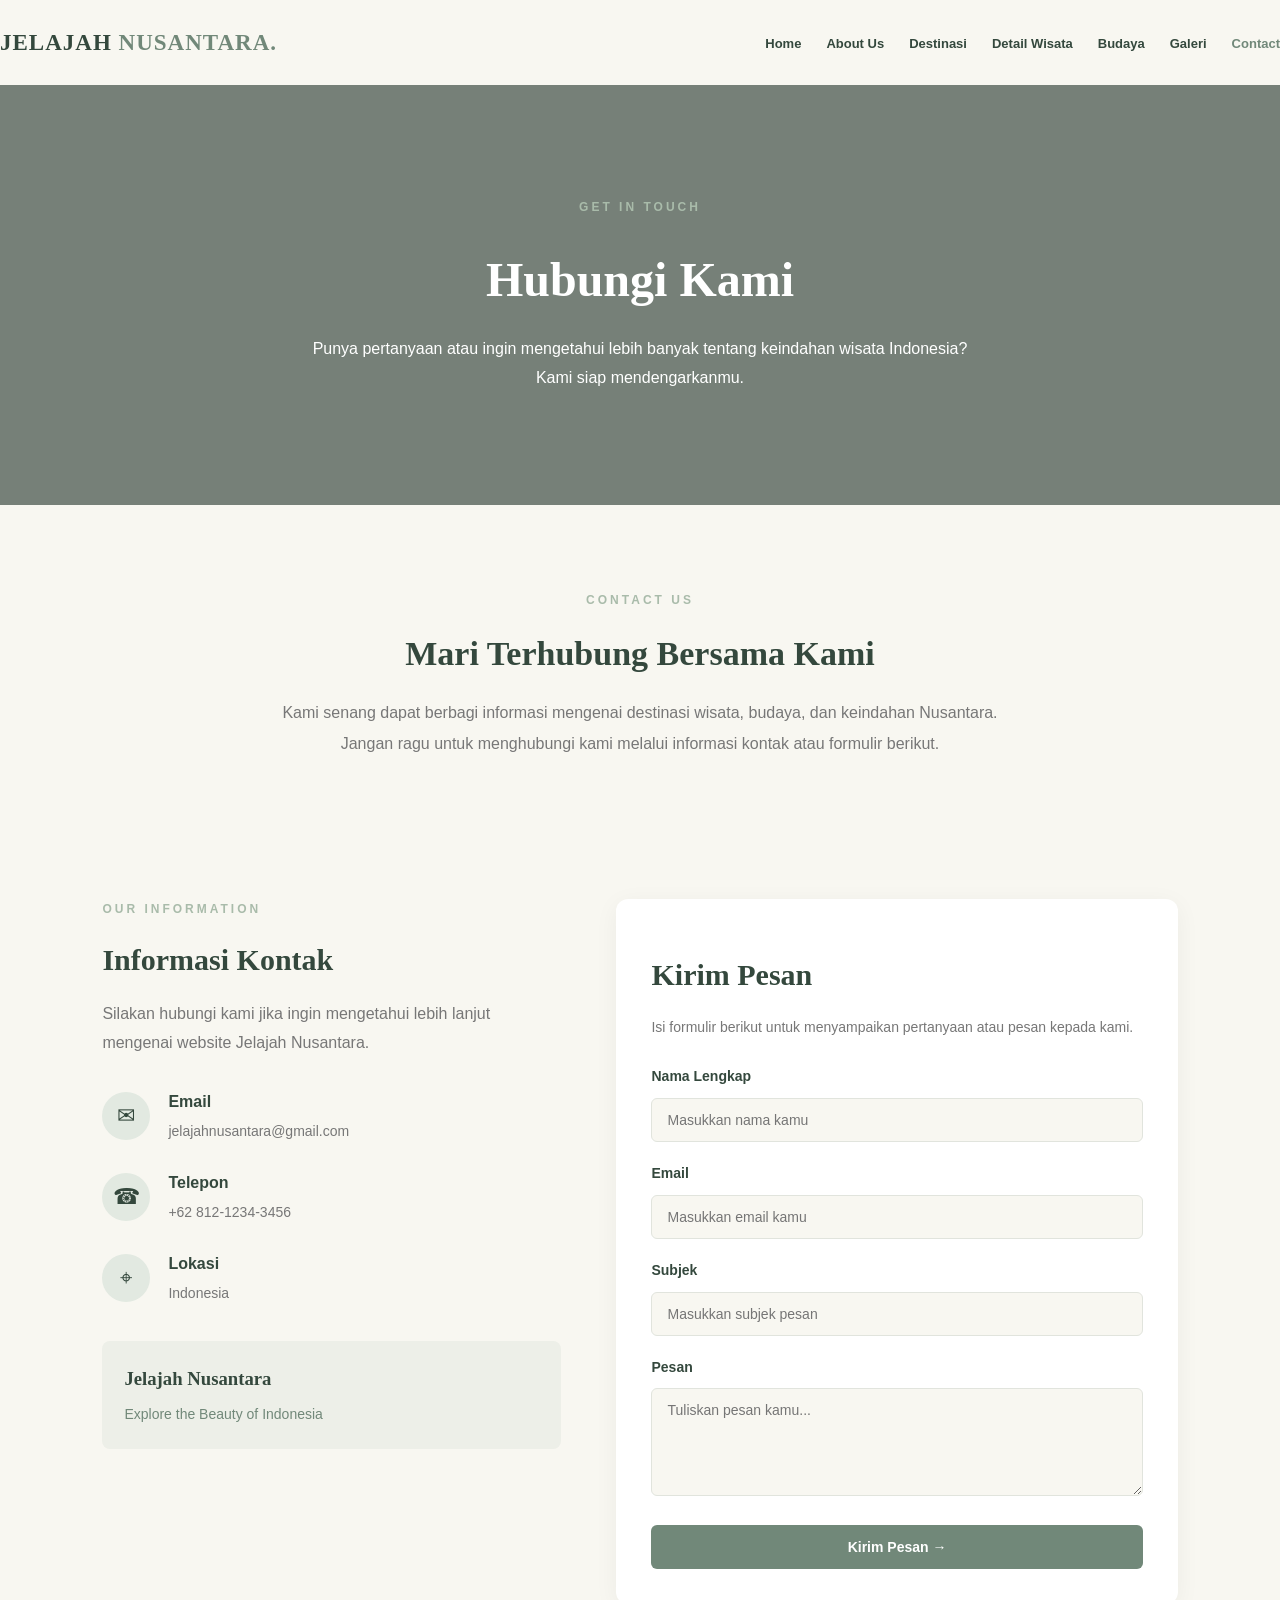
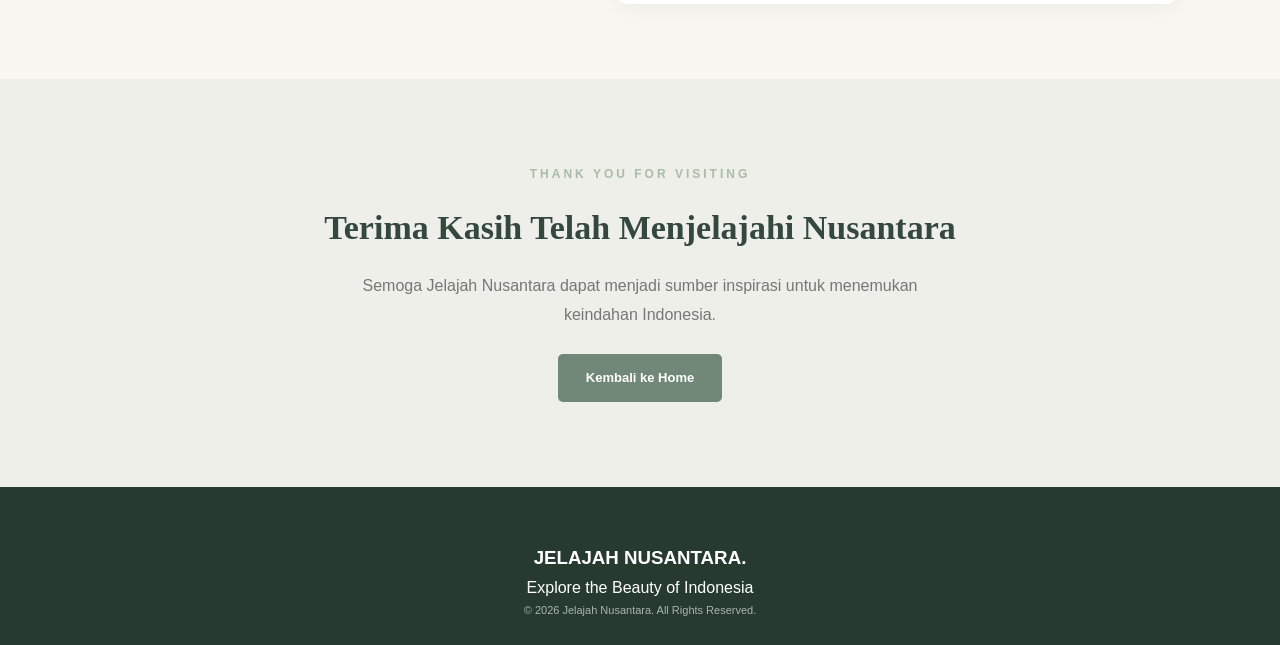
<file: contact.html>
<!DOCTYPE html>
<html lang="id">
<head>
    <meta charset="UTF-8">
    <meta name="viewport" content="width=device-width, initial-scale=1.0">
    <title>Contact | Jelajah Nusantara</title>
    <link rel="stylesheet" href="style.css">
</head>
<body>

    <!-- NAVBAR -->
    <header class="dea-header">
        <nav class="dea-navbar">
            <a href="index.html" class="dea-logo">
                JELAJAH <span>NUSANTARA.</span>
            </a>

            <ul class="dea-nav-menu">
                <li><a href="index.html">Home</a></li>
                <li><a href="about.html">About Us</a></li>
                <li><a href="destinasi.html">Destinasi</a></li>
                <li><a href="detail.html">Detail Wisata</a></li>
                <li><a href="budaya.html">Budaya</a></li>
                <li><a href="galeri.html">Galeri</a></li>
                <li><a href="contact.html" class="dea-active">Contact</a></li>
            </ul>
        </nav>
    </header>

    <!-- HERO SECTION -->
    <section class="dea-contact-hero">
        <div class="dea-contact-overlay"></div>

        <div class="dea-contact-hero-content">
            <p class="dea-subtitle">GET IN TOUCH</p>
            <h1>Hubungi Kami</h1>
            <p>
                Punya pertanyaan atau ingin mengetahui lebih
                banyak tentang keindahan wisata Indonesia?
                Kami siap mendengarkanmu.
            </p>
        </div>
    </section>

    <!-- INTRO SECTION -->
    <section class="dea-contact-intro">
        <p class="dea-section-label">CONTACT US</p>
        <h2>Mari Terhubung Bersama Kami</h2>

        <p>
            Kami senang dapat berbagi informasi mengenai
            destinasi wisata, budaya, dan keindahan Nusantara.
            Jangan ragu untuk menghubungi kami melalui informasi
            kontak atau formulir berikut.
        </p>
    </section>

    <!-- CONTACT SECTION -->
    <section class="dea-contact-section">

        <div class="dea-contact-container">

            <!-- CONTACT INFORMATION -->
            <div class="dea-contact-information">
                <p class="dea-section-label">OUR INFORMATION</p>
                <h2>Informasi Kontak</h2>

                <p class="dea-contact-description">
                    Silakan hubungi kami jika ingin mengetahui
                    lebih lanjut mengenai website Jelajah Nusantara.
                </p>

                <div class="dea-contact-item">
                    <div class="dea-contact-icon">✉</div>
                    <div>
                        <h3>Email</h3>
                        <p>jelajahnusantara@gmail.com</p>
                    </div>
                </div>

                <div class="dea-contact-item">
                    <div class="dea-contact-icon">☎</div>
                    <div>
                        <h3>Telepon</h3>
                        <p>+62 812-1234-3456</p>
                    </div>
                </div>

                <div class="dea-contact-item">
                    <div class="dea-contact-icon">⌖</div>
                    <div>
                        <h3>Lokasi</h3>
                        <p>Indonesia</p>
                    </div>
                </div>

                <div class="dea-contact-note">
                    <h3>Jelajah Nusantara</h3>
                    <p>
                        Explore the Beauty of Indonesia
                    </p>
                </div>
            </div>

            <!-- CONTACT FORM -->
            <div class="dea-contact-form-box">
                <h2>Kirim Pesan</h2>
                <p>
                    Isi formulir berikut untuk menyampaikan
                    pertanyaan atau pesan kepada kami.
                </p>

                <form class="dea-contact-form"
                      action="mailto:jelajahnusantara@gmail.com"
                      method="post"
                      enctype="text/plain">

                    <div class="dea-form-group">
                        <label for="dea-nama">Nama Lengkap</label>
                        <input
                            type="text"
                            id="dea-nama"
                            name="Nama"
                            placeholder="Masukkan nama kamu"
                            required
                        >
                    </div>

                    <div class="dea-form-group">
                        <label for="dea-email">Email</label>
                        <input
                            type="email"
                            id="dea-email"
                            name="Email"
                            placeholder="Masukkan email kamu"
                            required
                        >
                    </div>

                    <div class="dea-form-group">
                        <label for="dea-subjek">Subjek</label>
                        <input
                            type="text"
                            id="dea-subjek"
                            name="Subjek"
                            placeholder="Masukkan subjek pesan"
                            required
                        >
                    </div>

                    <div class="dea-form-group">
                        <label for="dea-pesan">Pesan</label>
                        <textarea
                            id="dea-pesan"
                            name="Pesan"
                            rows="5"
                            placeholder="Tuliskan pesan kamu..."
                            required
                        ></textarea>
                    </div>

                    <button type="submit" class="dea-contact-button">
                        Kirim Pesan →
                    </button>

                </form>
            </div>

        </div>
    </section>

    <!-- CLOSING SECTION -->
    <section class="dea-contact-closing">
        <p class="dea-section-label">THANK YOU FOR VISITING</p>
        <h2>Terima Kasih Telah Menjelajahi Nusantara</h2>

        <p>
            Semoga Jelajah Nusantara dapat menjadi sumber
            inspirasi untuk menemukan keindahan Indonesia.
        </p>

        <a href="index.html" class="dea-button">
            Kembali ke Home
        </a>
    </section>

    <!-- FOOTER -->
    <footer class="dea-footer">
        <h3>JELAJAH NUSANTARA.</h3>
        <p>Explore the Beauty of Indonesia</p>

        <p class="dea-copyright">
            © 2026 Jelajah Nusantara. All Rights Reserved.
        </p>
    </footer>

</body>
</html>
</file>
<file: style.css>
/* =================================
   DEA - JELAJAH NUSANTARA
   NATURAL ELEGANT DESIGN
================================= */


/* RESET */
* {
    margin: 0;
    padding: 0;
    box-sizing: border-box;
}

html {
    scroll-behavior: smooth;
}

body {
    font-family: 'DM Sans', sans-serif;
    color: #34483D;
    background-color: #F8F7F1;
    line-height: 1.7;
}

a {
    text-decoration: none;
    color: inherit;
}

img {
    width: 100%;
    display: block;
}


/* COLOR & CONTAINER */
.dea-container {
    width: 88%;
    max-width: 1200px;
    margin: auto;
}


/* NAVBAR */
.dea-header {
    width: 100%;
    background-color: #F8F7F1;
    position: relative;
    z-index: 10;
}

.dea-navbar {
    min-height: 85px;
    display: flex;
    justify-content: space-between;
    align-items: center;
    gap: 25px;
}

.dea-logo {
    font-family: 'Playfair Display', serif;
    font-size: 23px;
    font-weight: 700;
    letter-spacing: 1px;
    white-space: nowrap;
}

.dea-logo span {
    color: #718879;
}

.dea-nav-menu {
    display: flex;
    align-items: center;
    gap: 25px;
    list-style: none;
}

.dea-nav-menu a {
    font-size: 13px;
    font-weight: 600;
    transition: 0.3s;
}

.dea-nav-menu a:hover,
.dea-nav-menu .dea-active {
    color: #718879;
}


/* HERO */
.dea-hero {
    min-height: 600px;
    position: relative;
    display: flex;
    align-items: center;
    background:
        url('https://asset.tribunnews.com/YgtPP-BtD5YUkf7MOSIEkgGytJI=/1200x675/filters:upscale():quality(30):format(webp):focal(0.5x0.5:0.5x0.5)/tribunnews/foto/bank/originals/ilustrasi-jaga-alam-indonesia-pariwisata-dengan-pemandangan.jpg')
        center/cover no-repeat;
}

.dea-hero-overlay {
    position: absolute;
    inset: 0;
    background: linear-gradient(
        90deg,
        rgba(25, 43, 34, 0.78),
        rgba(25, 43, 34, 0.20)
    );
}

.dea-hero-konten {
    position: relative;
    width: 88%;
    max-width: 1200px;
    margin: auto;
    color: #FFFFFF;
    padding: 80px 0;
}

.dea-subtitle {
    font-size: 12px;
    letter-spacing: 4px;
    margin-bottom: 20px;
}

.dea-hero h1 {
    font-family: 'Playfair Display', serif;
    font-size: clamp(42px, 6vw, 75px);
    line-height: 1.15;
    margin-bottom: 20px;
}

.dea-hero h1 span {
    color: #D7C7A3;
}

.dea-hero-deskripsi {
    max-width: 520px;
    font-size: 15px;
    margin-bottom: 30px;
    color: #F1F1EA;
}

.dea-button {
    display: inline-block;
    background-color: #718879;
    color: #FFFFFF;
    padding: 13px 28px;
    border-radius: 3px;
    font-size: 13px;
    font-weight: 600;
    transition: 0.3s;
}

.dea-button:hover {
    background-color: #34483D;
    transform: translateY(-3px);
}


/* INTRODUCTION */
.dea-intro {
    display: grid;
    grid-template-columns: 1fr 1fr;
    align-items: center;
    gap: 65px;
    padding-top: 110px;
    padding-bottom: 110px;
}

.dea-intro-image img {
    height: 430px;
    object-fit: cover;
    border-radius: 4px;
}

.dea-section-label {
    color: #879A88;
    font-size: 11px;
    font-weight: 700;
    letter-spacing: 3px;
    margin-bottom: 15px;
}

.dea-intro-konten h2,
.dea-section-heading h2,
.dea-cta h2 {
    font-family: 'Playfair Display', serif;
    font-size: clamp(30px, 4vw, 42px);
    line-height: 1.3;
    margin-bottom: 20px;
}

.dea-intro-konten p {
    font-size: 14px;
    color: #727B72;
    margin-bottom: 15px;
}

.dea-text-link {
    display: inline-block;
    margin-top: 15px;
    color: #718879;
    font-size: 13px;
    font-weight: 700;
}
.dea-text-link:hover {
    color: #34483D;
}


/* DESTINATION */
.dea-destination {
    background-color: #F0EDE3;
    padding: 100px 0;
}

.dea-section-heading {
    text-align: center;
    max-width: 650px;
    margin: 0 auto 50px;
}

.dea-section-heading h2 {
    margin-bottom: 12px;
}

.dea-section-heading > p:last-child {
    color: #7B8279;
    font-size: 14px;
}

.dea-destination-grid {
    display: grid;
    grid-template-columns: repeat(3, 1fr);
    gap: 28px;
}

.dea-card {
    background-color: #FFFFFF;
    overflow: hidden;
    transition: 0.3s;
}

.dea-card:hover {
    transform: translateY(-7px);
    box-shadow: 0 12px 30px rgba(52, 72, 61, 0.12);
}

.dea-card img {
    height: 240px;
    object-fit: cover;
}

.dea-card-konten {
    padding: 25px;
}

.dea-card-lokasi {
    color: #879A88;
    font-size: 10px;
    font-weight: 700;
    letter-spacing: 2px;
}

.dea-card-konten h3 {
    font-family: 'Playfair Display', serif;
    font-size: 23px;
    margin: 8px 0;
}

.dea-card-konten p {
    color: #7B8279;
    font-size: 13px;
    margin-bottom: 18px;
}

.dea-card-konten a {
    color: #718879;
    font-size: 12px;
    font-weight: 700;
}


/* WHY CHOOSE US */
.dea-why {
    padding-top: 100px;
    padding-bottom: 110px;
}

.dea-feature-grid {
    display: grid;
    grid-template-columns: repeat(3, 1fr);
    gap: 30px;
}

.dea-feature {
    text-align: center;
    padding: 35px 25px;
    background-color: #FFFFFF;
    border-radius: 4px;
}

.dea-feature-icon {
    font-size: 35px;
    color: #879A88;
    margin-bottom: 15px;
}

.dea-feature h3 {
    font-family: 'Playfair Display', serif;
    font-size: 21px;
    margin-bottom: 10px;
}

.dea-feature p {
    font-size: 13px;
    color: #7B8279;
}


/* CALL TO ACTION */
.dea-cta {
    padding: 100px 20px;
    text-align: center;
    background:
        linear-gradient(
            rgba(40, 60, 48, 0.82),
            rgba(40, 60, 48, 0.82)
        ),
        url('https://images.unsplash.com/photo-1516690561799-46d8f74f9abf?w=1600')
        center/cover no-repeat;
    color: #FFFFFF;
}

.dea-cta-konten {
    max-width: 700px;
    margin: auto;
}

.dea-cta .dea-section-label {
    color: #D7C7A3;
}

.dea-cta p:not(.dea-section-label) {
    color: #E5E8E0;
    font-size: 14px;
    margin-bottom: 25px;
}


/* FOOTER */
.dea-footer {
    background-color: #263A30;
    color: #FFFFFF;
    text-align: center;
    padding: 55px 0 25px;
}

.dea-footer-logo {
    font-family: 'Playfair Display', serif;
    font-size: 25px;
    margin-bottom: 8px;
}

.dea-footer-logo span {
    color: #A8B9A7;
}

.dea-footer > .dea-container > p {
    font-size: 13px;
    color: #C4CEC4;
}

.dea-footer-links {
    display: flex;
    justify-content: center;
    flex-wrap: wrap;
    gap: 25px;
    margin: 30px 0;
}

.dea-footer-links a {
    font-size: 12px;
    color: #E0E6DE;
}

.dea-footer-links a:hover {
    color: #A8B9A7;
}

.dea-footer-line {
    height: 1px;
    background-color: rgba(255, 255, 255, 0.18);
    margin-bottom: 20px;
}

.dea-footer .dea-copyright {
    font-size: 11px;
    color: #AAB6AA;
}


/* RESPONSIVE TABLET */
@media screen and (max-width: 900px) {

    .dea-navbar {
        flex-direction: column;
        padding: 20px 0;
    }

    .dea-nav-menu {
        justify-content: center;
        flex-wrap: wrap;
        gap: 15px 20px;
    }

    .dea-intro {
        gap: 35px;
    }

    .dea-destination-grid {
        grid-template-columns: repeat(2, 1fr);
    }

}



/* =================================
   DEA - ABOUT PAGE
================================= */

/* ABOUT HERO */
.dea-about-hero {
    min-height: 380px;
    position: relative;
    display: flex;
    align-items: center;
    justify-content: center;
    text-align: center;

    background:
        url('https://images.unsplash.com/photo-1516690561799-46d8f74f9abf?w=1600')
        center/cover no-repeat;
}

.dea-about-overlay {
    position: absolute;
    inset: 0;
    background: rgba(35, 55, 43, 0.65);
}

.dea-about-hero-content {
    position: relative;
    color: white;
    padding: 40px 20px;
}

.dea-about-hero-content h1 {
    font-family: Georgia, 'Times New Roman', serif;
    font-size: clamp(32px, 5vw, 55px);
    margin-bottom: 15px;
}

.dea-about-hero-content .dea-section-label {
    color: #D7C7A3;
}


/* ABOUT CONTENT */
.dea-about-section {
    display: grid;
    grid-template-columns: 1fr 1fr;
    align-items: center;
    gap: 60px;
    padding-top: 100px;
    padding-bottom: 100px;
}

.dea-about-image img {
    height: 430px;
    object-fit: cover;
    border-radius: 4px;
}

.dea-about-text h2 {
    font-family: Georgia, 'Times New Roman', serif;
    font-size: 38px;
    line-height: 1.3;
    margin-bottom: 20px;
}

.dea-about-text p:not(.dea-section-label) {
    font-size: 14px;
    color: #727B72;
    margin-bottom: 15px;
}


/* VISION AND MISSION */
.dea-about-purpose {
    background-color: #F0EDE3;
    padding: 90px 0;
}

.dea-purpose-grid {
    display: grid;
    grid-template-columns: repeat(2, 1fr);
    gap: 30px;
}

.dea-purpose-card {
    background-color: white;
    padding: 40px 30px;
    text-align: center;
    border-radius: 4px;
}

.dea-purpose-card h3 {
    font-family: Georgia, 'Times New Roman', serif;
    font-size: 25px;
    margin-bottom: 15px;
}

.dea-purpose-card p {
    font-size: 14px;
    color: #727B72;
}


/* ABOUT CLOSING */
.dea-about-closing {
    padding: 90px 20px;
    text-align: center;
    background-color: #718879;
    color: white;
}

.dea-about-closing .dea-section-label {
    color: #E3D6B8;
}

.dea-about-closing h2 {
    font-family: Georgia, 'Times New Roman', serif;
    font-size: 36px;
    margin-bottom: 15px;
}

.dea-about-closing p:not(.dea-section-label) {
    font-size: 14px;
    margin-bottom: 25px;
    color: #F0F2ED;
}

.dea-about-closing .dea-button {
    background-color: #F8F7F1;
    color: #34483D;
}

.dea-about-closing .dea-button:hover {
    background-color: #D7C7A3;
}


/* RESPONSIVE ABOUT */
@media screen and (max-width: 600px) {

    .dea-about-hero {
        min-height: 300px;
    }

    .dea-about-section {
        grid-template-columns: 1fr;
        padding-top: 65px;
        padding-bottom: 65px;
        gap: 30px;
    }

    .dea-about-image img {
        height: 280px;
    }

    .dea-about-text h2 {
        font-size: 30px;
    }

    .dea-about-purpose {
        padding: 65px 0;
    }

    .dea-purpose-grid {
        grid-template-columns: 1fr;
    }

    .dea-about-closing h2 {
        font-size: 29px;
    }

}


/* ==============================
   DESTINASI WISATA
============================== */

.dea-destination-hero {
    min-height: 420px;
    background-image: url("https://images.unsplash.com/photo-1516690561799-46d8f74f9abf?w=1600");
    background-size: cover;
    background-position: center;
    position: relative;
    display: flex;
    align-items: center;
    justify-content: center;
    text-align: center;
    color: white;
}

.dea-destination-overlay {
    position: absolute;
    inset: 0;
    background: rgba(25, 43, 33, 0.55);
}

.dea-destination-hero-content {
    position: relative;
    z-index: 1;
    max-width: 700px;
    padding: 30px;
}

.dea-destination-hero-content h1 {
    font-family: Georgia, 'Times New Roman', serif;
    font-size: 52px;
    margin: 15px 0;
}

.dea-destination-hero-content p {
    line-height: 1.8;
}

.dea-subtitle,
.dea-section-label {
    color: #A9BBAA;
    font-size: 12px;
    letter-spacing: 3px;
    font-weight: bold;
}

.dea-destination-intro {
    max-width: 750px;
    margin: auto;
    padding: 85px 25px 55px;
    text-align: center;
}

.dea-destination-intro h2,
.dea-destination-heading h2,
.dea-destination-closing h2 {
    font-family: Georgia, 'Times New Roman', serif;
    color: #34483D;
    font-size: 34px;
    margin: 15px 0;
}

.dea-destination-intro > p:last-child {
    color: #777;
    line-height: 1.9;
}

.dea-destination-section {
    background: #F8F7F1;
    padding: 70px 8%;
}

.dea-destination-heading {
    display: flex;
    justify-content: space-between;
    align-items: end;
    gap: 20px;
    margin-bottom: 35px;
}

.dea-destination-heading > p {
    color: #777;
    max-width: 300px;
    line-height: 1.7;
}

.dea-destination-grid {
    display: grid;
    grid-template-columns: repeat(3, 1fr);
    gap: 28px;
}

.dea-destination-card {
    background: white;
    border-radius: 12px;
    overflow: hidden;
    box-shadow: 0 5px 20px rgba(0, 0, 0, 0.06);
    transition: transform 0.3s ease;
}

.dea-destination-card:hover {
    transform: translateY(-7px);
}

.dea-destination-card img {
    width: 100%;
    height: 230px;
    object-fit: cover;
    display: block;
}

.dea-destination-info {
    padding: 24px;
}

.dea-destination-category {
    color: #718879;
    font-size: 11px;
    font-weight: bold;
    letter-spacing: 2px;
}

.dea-destination-info h3 {
    color: #34483D;
    font-family: Georgia, 'Times New Roman', serif;
    font-size: 23px;
    margin: 12px 0 7px;
}

.dea-destination-info > p {
    color: #888;
    font-size: 13px;
}

.dea-destination-info .dea-card-description {
    color: #666;
    font-size: 14px;
    line-height: 1.8;
    margin: 15px 0;
}

.dea-detail-link {
    color: #718879;
    text-decoration: none;
    font-size: 14px;
    font-weight: bold;
}

.dea-detail-link:hover {
    color: #34483D;
}

.dea-destination-closing {
    padding: 85px 25px;
    text-align: center;
    background: #EDEFE8;
}

.dea-destination-closing > p:not(.dea-section-label) {
    max-width: 600px;
    margin: 15px auto 25px;
    color: #777;
    line-height: 1.8;
}

.dea-button {
    display: inline-block;
    padding: 13px 28px;
    background: #718879;
    color: white;
    text-decoration: none;
    border-radius: 5px;
    transition: 0.3s;
}

.dea-button:hover {
    background: #34483D;
}

/* RESPONSIVE DESTINASI */

@media (max-width: 900px) {
    .dea-destination-grid {
        grid-template-columns: repeat(2, 1fr);
    }

    .dea-destination-heading {
        display: block;
    }
}

@media (max-width: 600px) {
    .dea-destination-hero {
        min-height: 350px;
    }

    .dea-destination-hero-content h1 {
        font-size: 36px;
    }

    .dea-destination-grid {
        grid-template-columns: 1fr;
    }

    .dea-destination-section {
        padding: 55px 6%;
    }

    .dea-destination-intro h2,
    .dea-destination-heading h2,
    .dea-destination-closing h2 {
        font-size: 27px;
    }
}


/* ==============================
   DETAIL WISATA
============================== */

.dea-detail-hero {
    min-height: 420px;
    background-image: url("https://encrypted-tbn0.gstatic.com/images?q=tbn:ANd9GcRpv8CQRfcRxllE8ILUT0z2GRZOSW9wV6PS9qVAufJGaw&s=10");
    background-size: cover;
    background-position: center;
    position: relative;
    display: flex;
    align-items: center;
    justify-content: center;
    text-align: center;
    color: white;
}

.dea-detail-overlay {
    position: absolute;
    inset: 0;
    background: rgba(25, 43, 33, 0.58);
}

.dea-detail-hero-content {
    position: relative;
    z-index: 1;
    max-width: 750px;
    padding: 30px;
}

.dea-detail-hero-content h1 {
    font-family: Georgia, 'Times New Roman', serif;
    font-size: 48px;
    margin: 15px 0;
}

.dea-detail-hero-content p {
    line-height: 1.8;
}

.dea-detail-intro {
    max-width: 780px;
    margin: auto;
    padding: 85px 25px 65px;
    text-align: center;
}

.dea-detail-intro h2,
.dea-detail-closing h2 {
    font-family: Georgia, 'Times New Roman', serif;
    color: #34483D;
    font-size: 34px;
    margin: 15px 0;
}

.dea-detail-intro > p:last-child {
    color: #777;
    line-height: 1.9;
}

.dea-detail-section {
    padding: 75px 8%;
    background: #F8F7F1;
}

.dea-detail-section:nth-of-type(odd) {
    background: #FFFFFF;
}

.dea-detail-container {
    display: grid;
    grid-template-columns: 1fr 1fr;
    align-items: center;
    gap: 55px;
    max-width: 1150px;
    margin: auto;
}

.dea-detail-image img {
    width: 100%;
    height: 380px;
    object-fit: cover;
    border-radius: 12px;
    display: block;
}

.dea-detail-content h2 {
    font-family: Georgia, 'Times New Roman', serif;
    color: #34483D;
    font-size: 36px;
    margin: 15px 0;
}

.dea-detail-content > p:not(.dea-section-label) {
    color: #777;
    line-height: 1.9;
    font-size: 15px;
}

.dea-detail-information {
    margin: 25px 0;
    padding: 18px;
    background: #F0EDE3;
    border-left: 3px solid #718879;
    border-radius: 5px;
}

.dea-detail-information p {
    color: #555;
    font-size: 14px;
    line-height: 1.8;
    margin: 7px 0;
}

.dea-detail-information strong {
    color: #34483D;
}

.dea-detail-closing {
    padding: 85px 25px;
    text-align: center;
    background: #EDEFE8;
}

.dea-detail-closing > p:not(.dea-section-label) {
    max-width: 600px;
    margin: 15px auto 25px;
    color: #777;
    line-height: 1.8;
}

/* RESPONSIVE DETAIL */

@media (max-width: 900px) {
    .dea-detail-container {
        grid-template-columns: 1fr;
        gap: 30px;
    }

    .dea-detail-image img {
        height: 320px;
    }
}

@media (max-width: 600px) {
    .dea-detail-hero {
        min-height: 350px;
    }

    .dea-detail-hero-content h1 {
        font-size: 34px;
    }

    .dea-detail-section {
        padding: 55px 6%;
    }

    .dea-detail-content h2 {
        font-size: 29px;
    }

    .dea-detail-intro h2,
    .dea-detail-closing h2 {
        font-size: 27px;
    }

    .dea-detail-image img {
        height: 250px;
    }
}


/* ==============================
   BUDAYA INDONESIA
============================== */

.dea-culture-hero {
    min-height: 420px;
    background-image: url("https://tse4.mm.bing.net/th/id/OIP.eDuhXDhs4gK7-oEZs--HFwHaE8?r=0&pid=Api&h=220&P=0");
    background-size: cover;
    background-position: center;
    position: relative;
    display: flex;
    align-items: center;
    justify-content: center;
    text-align: center;
    color: white;
}

.dea-culture-overlay {
    position: absolute;
    inset: 0;
    background: rgba(25, 43, 33, 0.58);
}

.dea-culture-hero-content {
    position: relative;
    z-index: 1;
    max-width: 750px;
    padding: 30px;
}

.dea-culture-hero-content h1 {
    font-family: Georgia, 'Times New Roman', serif;
    font-size: 48px;
    margin: 15px 0;
}

.dea-culture-hero-content p {
    line-height: 1.8;
}

.dea-culture-intro {
    max-width: 780px;
    margin: auto;
    padding: 85px 25px 65px;
    text-align: center;
}

.dea-culture-intro h2,
.dea-culture-heading h2,
.dea-culture-closing h2 {
    font-family: Georgia, 'Times New Roman', serif;
    color: #34483D;
    font-size: 34px;
    margin: 15px 0;
}

.dea-culture-intro > p:last-child {
    color: #777;
    line-height: 1.9;
}

.dea-culture-section {
    background: #F8F7F1;
    padding: 75px 8%;
}

.dea-culture-heading {
    text-align: center;
    margin-bottom: 40px;
}

.dea-culture-heading > p:last-child {
    color: #777;
    line-height: 1.8;
}

.dea-culture-grid {
    display: grid;
    grid-template-columns: repeat(3, 1fr);
    gap: 28px;
}

.dea-culture-card {
    background: white;
    border-radius: 12px;
    overflow: hidden;
    box-shadow: 0 5px 20px rgba(0, 0, 0, 0.06);
    transition: transform 0.3s ease;
}

.dea-culture-card:hover {
    transform: translateY(-7px);
}

.dea-culture-card img {
    width: 100%;
    height: 230px;
    object-fit: cover;
    display: block;
}

.dea-culture-info {
    padding: 25px;
}

.dea-culture-info span {
    color: #718879;
    font-size: 11px;
    font-weight: bold;
    letter-spacing: 2px;
}

.dea-culture-info h3 {
    color: #34483D;
    font-family: Georgia, 'Times New Roman', serif;
    font-size: 23px;
    margin: 13px 0;
}

.dea-culture-info p {
    color: #777;
    font-size: 14px;
    line-height: 1.8;
}

.dea-culture-closing {
    padding: 85px 25px;
    text-align: center;
    background: #EDEFE8;
}

.dea-culture-closing > p:not(.dea-section-label) {
    max-width: 650px;
    margin: 15px auto 25px;
    color: #777;
    line-height: 1.8;
}


/* ==============================
   GALERI WISATA
============================== */

.dea-gallery-hero {
    min-height: 420px;
    background-image: url("https://images.unsplash.com/photo-1516690561799-46d8f74f9abf?w=1600");
    background-size: cover;
    background-position: center;
    position: relative;
    display: flex;
    align-items: center;
    justify-content: center;
    text-align: center;
    color: white;
}

.dea-gallery-overlay {
    position: absolute;
    inset: 0;
    background: rgba(25, 43, 33, 0.58);
}

.dea-gallery-hero-content {
    position: relative;
    z-index: 1;
    max-width: 750px;
    padding: 30px;
}

.dea-gallery-hero-content h1 {
    font-family: Georgia, 'Times New Roman', serif;
    font-size: 46px;
    margin: 15px 0;
}

.dea-gallery-hero-content p {
    line-height: 1.8;
}

.dea-gallery-intro {
    max-width: 780px;
    margin: auto;
    padding: 85px 25px 65px;
    text-align: center;
}

.dea-gallery-intro h2,
.dea-gallery-heading h2,
.dea-gallery-closing h2 {
    font-family: Georgia, 'Times New Roman', serif;
    color: #34483D;
    font-size: 34px;
    margin: 15px 0;
}

.dea-gallery-intro > p:last-child {
    color: #777;
    line-height: 1.9;
}

.dea-gallery-section {
    background: #F8F7F1;
    padding: 75px 8%;
}

.dea-gallery-heading {
    text-align: center;
    margin-bottom: 40px;
}

.dea-gallery-grid {
    display: grid;
    grid-template-columns: repeat(3, 1fr);
    gap: 20px;
}

.dea-gallery-item {
    position: relative;
    height: 280px;
    overflow: hidden;
    border-radius: 10px;
    cursor: pointer;
}

.dea-gallery-item img {
    width: 100%;
    height: 100%;
    object-fit: cover;
    display: block;
    transition: transform 0.5s ease;
}

.dea-gallery-item:hover img {
    transform: scale(1.08);
}

.dea-gallery-caption {
    position: absolute;
    inset: 0;
    display: flex;
    flex-direction: column;
    justify-content: end;
    padding: 25px;
    color: white;
    background: linear-gradient(
        to top,
        rgba(0, 0, 0, 0.72),
        transparent 70%
    );
    opacity: 0;
    transition: opacity 0.3s ease;
}

.dea-gallery-item:hover .dea-gallery-caption {
    opacity: 1;
}

.dea-gallery-caption h3 {
    font-family: Georgia, 'Times New Roman', serif;
    font-size: 21px;
    margin-bottom: 7px;
}

.dea-gallery-caption p {
    font-size: 13px;
    margin: 0;
}

.dea-gallery-closing {
    padding: 85px 25px;
    text-align: center;
    background: #EDEFE8;
}

.dea-gallery-closing > p:not(.dea-section-label) {
    max-width: 600px;
    margin: 15px auto 25px;
    color: #777;
    line-height: 1.8;
}

/* RESPONSIVE GALERI */

@media (max-width: 900px) {
    .dea-gallery-grid {
        grid-template-columns: repeat(2, 1fr);
    }
}

@media (max-width: 600px) {
    .dea-gallery-hero {
        min-height: 350px;
    }

    .dea-gallery-hero-content h1 {
        font-size: 33px;
    }

    .dea-gallery-grid {
        grid-template-columns: 1fr;
    }

    .dea-gallery-item {
        height: 260px;
    }

    .dea-gallery-caption {
        opacity: 1;
    }

    .dea-gallery-section {
        padding: 55px 6%;
    }

    .dea-gallery-intro h2,
    .dea-gallery-heading h2,
    .dea-gallery-closing h2 {
        font-size: 27px;
    }
}


/* ==============================
   CONTACT
============================== */

.dea-contact-hero {
    min-height: 420px;
    /*background-image: url("https://images.unsplash.com/photo-1501785888041-af3ef285b470?w=1600");*/
    background-size: cover;
    background-position: center;
    position: relative;
    display: flex;
    align-items: center;
    justify-content: center;
    text-align: center;
    color: white;
}

.dea-contact-overlay {
    position: absolute;
    inset: 0;
    background: rgba(25, 43, 33, 0.58);
}

.dea-contact-hero-content {
    position: relative;
    z-index: 1;
    max-width: 750px;
    padding: 30px;
}

.dea-contact-hero-content h1 {
    font-family: Georgia, 'Times New Roman', serif;
    font-size: 48px;
    margin: 15px 0;
}

.dea-contact-hero-content p {
    line-height: 1.8;
}

.dea-contact-intro {
    max-width: 780px;
    margin: auto;
    padding: 85px 25px 65px;
    text-align: center;
}

.dea-contact-intro h2,
.dea-contact-closing h2 {
    font-family: Georgia, 'Times New Roman', serif;
    color: #34483D;
    font-size: 34px;
    margin: 15px 0;
}

.dea-contact-intro > p:last-child {
    color: #777;
    line-height: 1.9;
}

.dea-contact-section {
    background: #F8F7F1;
    padding: 75px 8%;
}

.dea-contact-container {
    max-width: 1150px;
    margin: auto;
    display: grid;
    grid-template-columns: 0.9fr 1.1fr;
    gap: 55px;
    align-items: start;
}

.dea-contact-information h2,
.dea-contact-form-box h2 {
    font-family: Georgia, 'Times New Roman', serif;
    color: #34483D;
    font-size: 30px;
    margin: 15px 0;
}

.dea-contact-description {
    color: #777;
    line-height: 1.8;
    margin-bottom: 30px;
}

.dea-contact-item {
    display: flex;
    align-items: center;
    gap: 18px;
    margin-bottom: 25px;
}

.dea-contact-icon {
    width: 48px;
    height: 48px;
    background: #E2E9E1;
    color: #34483D;
    border-radius: 50%;
    display: flex;
    align-items: center;
    justify-content: center;
    font-size: 22px;
    flex-shrink: 0;
}

.dea-contact-item h3 {
    color: #34483D;
    font-size: 16px;
    margin-bottom: 5px;
}

.dea-contact-item p {
    color: #777;
    font-size: 14px;
}

.dea-contact-note {
    background: #EDEFE8;
    padding: 22px;
    border-radius: 8px;
    margin-top: 35px;
}

.dea-contact-note h3 {
    color: #34483D;
    font-family: Georgia, 'Times New Roman', serif;
    margin-bottom: 8px;
}

.dea-contact-note p {
    color: #718879;
    font-size: 14px;
}

.dea-contact-form-box {
    background: white;
    padding: 35px;
    border-radius: 12px;
    box-shadow: 0 5px 25px rgba(0, 0, 0, 0.05);
}

.dea-contact-form-box > p {
    color: #777;
    font-size: 14px;
    line-height: 1.8;
    margin-bottom: 25px;
}

.dea-form-group {
    margin-bottom: 20px;
}

.dea-form-group label {
    display: block;
    color: #34483D;
    font-size: 14px;
    font-weight: bold;
    margin-bottom: 9px;
}

.dea-form-group input,
.dea-form-group textarea {
    width: 100%;
    padding: 13px 15px;
    border: 1px solid #E1E4DD;
    border-radius: 6px;
    background: #F8F7F1;
    font-family: Arial, Helvetica, sans-serif;
    font-size: 14px;
    outline: none;
    box-sizing: border-box;
}

.dea-form-group input:focus,
.dea-form-group textarea:focus {
    border-color: #718879;
}

.dea-form-group textarea {
    resize: vertical;
}

.dea-contact-button {
    width: 100%;
    padding: 14px;
    background: #718879;
    color: white;
    border: none;
    border-radius: 6px;
    font-size: 14px;
    font-weight: bold;
    cursor: pointer;
    transition: 0.3s;
}

.dea-contact-button:hover {
    background: #34483D;
}

.dea-contact-closing {
    padding: 85px 25px;
    text-align: center;
    background: #EDEFE8;
}

.dea-contact-closing > p:not(.dea-section-label) {
    max-width: 600px;
    margin: 15px auto 25px;
    color: #777;
    line-height: 1.8;
}

/* RESPONSIVE CONTACT */

@media (max-width: 900px) {
    .dea-contact-container {
        grid-template-columns: 1fr;
        gap: 40px;
    }
}

@media (max-width: 600px) {
    .dea-contact-hero {
        min-height: 350px;
    }

    .dea-contact-hero-content h1 {
        font-size: 35px;
    }

    .dea-contact-section {
        padding: 55px 6%;
    }

    .dea-contact-form-box {
        padding: 25px 20px;
    }

    .dea-contact-intro h2,
    .dea-contact-closing h2 {
        font-size: 27px;
    }
}


/* RESPONSIVE BUDAYA */

@media (max-width: 900px) {
    .dea-culture-grid {
        grid-template-columns: repeat(2, 1fr);
    }
}

@media (max-width: 600px) {
    .dea-culture-hero {
        min-height: 350px;
    }

    .dea-culture-hero-content h1 {
        font-size: 34px;
    }

    .dea-culture-grid {
        grid-template-columns: 1fr;
    }

    .dea-culture-section {
        padding: 55px 6%;
    }

    .dea-culture-intro h2,
    .dea-culture-heading h2,
    .dea-culture-closing h2 {
        font-size: 27px;
    }
}



/* RESPONSIVE MOBILE */
@media screen and (max-width: 600px) {

    .dea-container {
        width: 90%;
    }

    .dea-logo {
        font-size: 20px;
    }

    .dea-nav-menu {
        gap: 10px 15px;
    }

    .dea-nav-menu a {
        font-size: 11px;
    }

    .dea-hero {
        min-height: 520px;
        background-position: center;
    }

    .dea-hero-konten {
        width: 90%;
    }

    .dea-hero h1 {
        font-size: 43px;
    }

    .dea-hero-deskripsi {
        font-size: 13px;
    }

    .dea-intro {
        grid-template-columns: 1fr;
        padding-top: 70px;
        padding-bottom: 70px;
        gap: 30px;
    }

    .dea-intro-image img {
        height: 300px;
    }

    .dea-destination {
        padding: 70px 0;
    }

    .dea-destination-grid {
        grid-template-columns: 1fr;
    }

    .dea-card img {
        height: 230px;
    }

    .dea-why {
        padding-top: 70px;
        padding-bottom: 70px;
    }

    .dea-feature-grid {
        grid-template-columns: 1fr;
    }

    .dea-cta {
        padding: 75px 20px;
    }

    .dea-footer-links {
        gap: 15px;
    }

}
</file>
